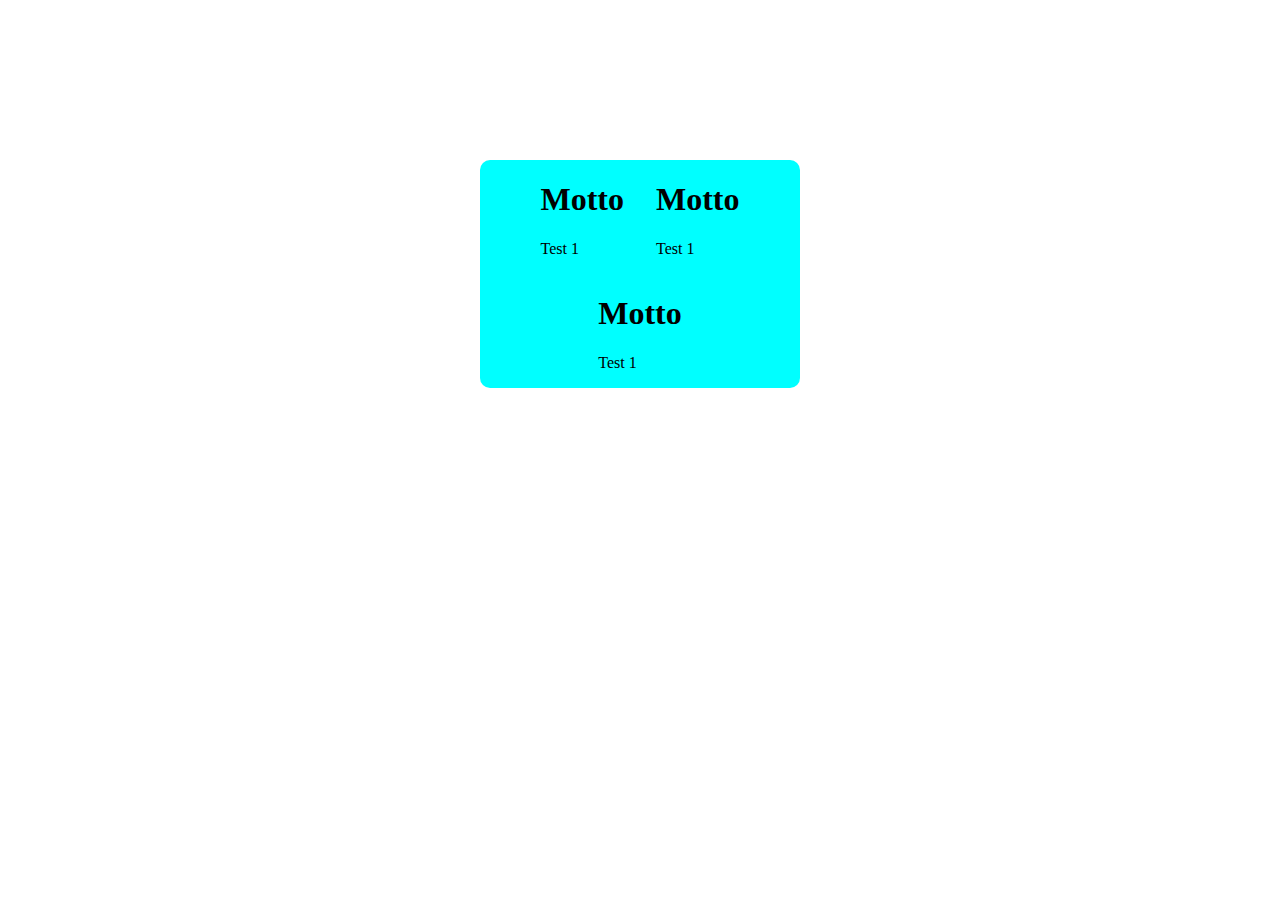
<file: LKPD 1/card/index.html>
<!DOCTYPE html>
<html lang="en">
<head>
    <meta charset="UTF-8">
    <meta name="viewport" content="width=device-width, initial-scale=1.0">
    <title>Card</title>
    <link rel="stylesheet" href="style.css">
</head>
<body>
    <div class="container">
        <div class="card">
            <div>
                <h1>Motto</h1>
                <p>Test 1</p>
            </div>
            <div>
                <h1>Motto</h1>
                <p>Test 1</p>
            </div>
        </div>
        <div class="card1">
            <h1>Motto</h1>
            <p>Test 1</p>
        </div>
    </div>
</body>
</html>
</file>
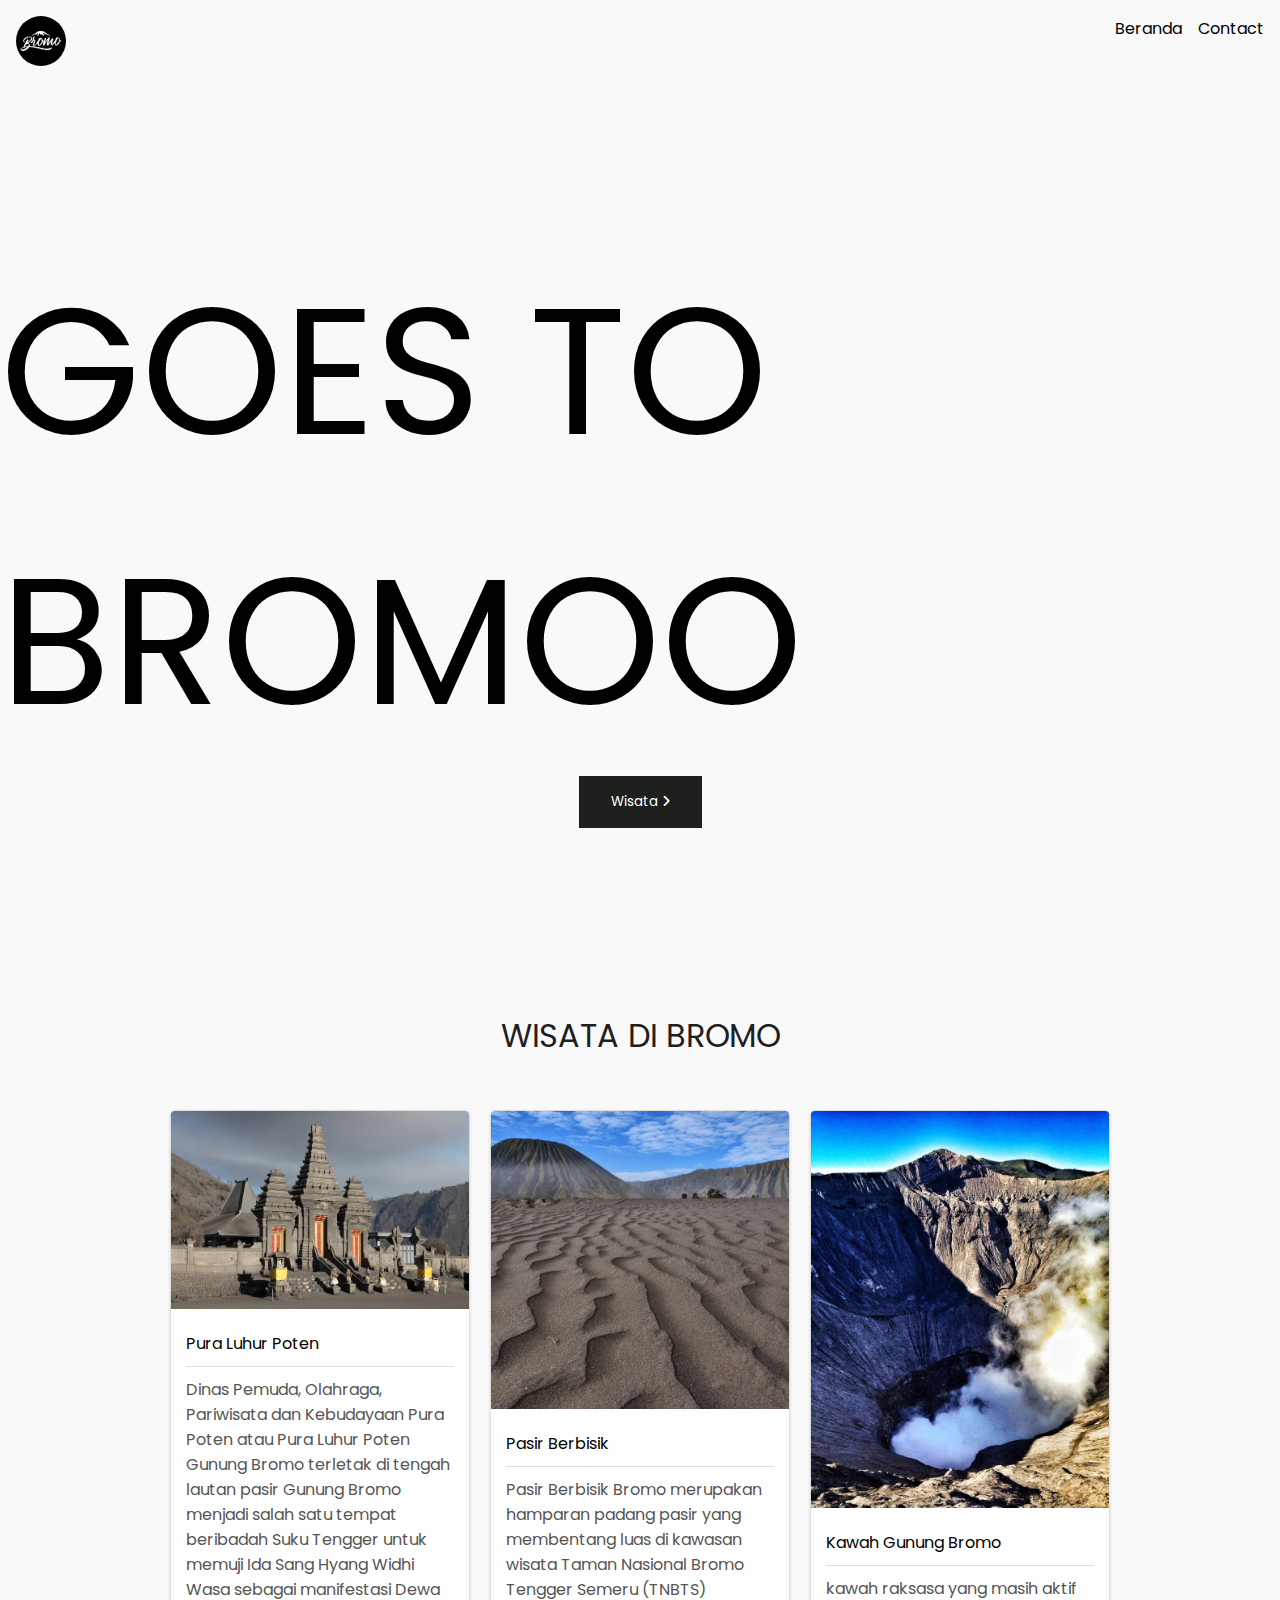
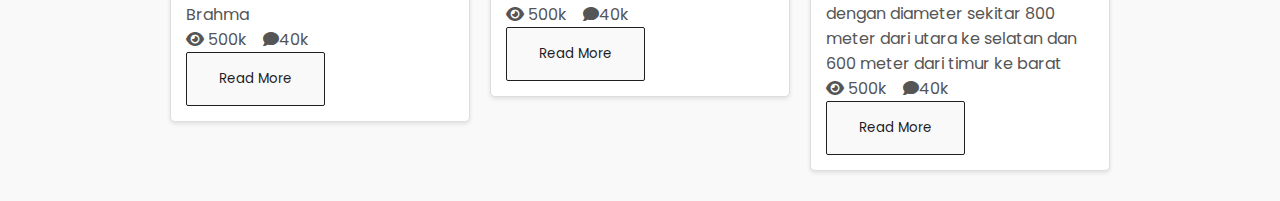
<file: LKPD 1/landingPage/index.html>
<!DOCTYPE html>
<html lang="en">
<head>
    <meta charset="UTF-8">
    <meta name="viewport" content="width=device-width, initial-scale=1.0">
    <title></title>
    <link rel="stylesheet" href="style.css">
    <link rel="icon" type="img/logoBromo.jpg" href="img/logoBromo.jpg">
    <link rel="stylesheet" href="https://cdnjs.cloudflare.com/ajax/libs/font-awesome/6.6.0/css/all.min.css">
</head>
<body>
    <nav class="container">
        <div class="logo">
            <img src="img/logoBromo.jpg" alt="" class="imgLogo">
        </div>
            <ul>
                <li><a href="">Beranda</a></li>
                <li><a href="">Contact</a></li>
            </ul>
    </nav>
    <section>
        <div class="container-text">
            <div class="title">
                <h1>GOES TO BROMOO</h1>
            </div>
                <a href="#wisata"><button class="myBtn">Wisata <i class="fa-solid fa-angle-right"></i></button></a>
        </div>
    </section>
    <div class="wisataTitle">
        <h1>WISATA DI BROMO</h1>
    </div>
    <section id="wisata">
        <div class="container-card">
            <div class="card">
                <img src="img/wisata1.jpeg" alt="Avatar" style="width:100%">
                <div class="textContainer">
                    <h4><b>Pura Luhur Poten</b></h4> 
                    <hr>
                    <p>
                        Dinas Pemuda, Olahraga, Pariwisata dan Kebudayaan
                        Pura Poten atau Pura Luhur Poten Gunung Bromo terletak di tengah lautan pasir Gunung Bromo menjadi salah satu tempat beribadah Suku Tengger untuk memuji Ida Sang Hyang Widhi Wasa sebagai manifestasi Dewa Brahma 
                    </p> 
                    <div class="icon">
                        <p><i class="fa-solid fa-eye"></i> 500k</p>
                        <p><i class="fa-solid fa-comment"></i>40k</p>
                    </div>
                    <button class="btnNew">Read More</button>
                </div>
            </div>
        </div>

        <div class="container-card">
            <div class="card">
                <img src="img/wisata2.jpeg" alt="Avatar" style="width:100%">
                <div class="textContainer">
                    <h4><b>Pasir Berbisik</b></h4> 
                    <hr>
                    <p>Pasir Berbisik Bromo merupakan hamparan padang pasir yang membentang luas di kawasan wisata Taman Nasional Bromo Tengger Semeru (TNBTS)</p> 
                    <div class="icon">
                        <p><i class="fa-solid fa-eye"></i> 500k</p>
                        <p><i class="fa-solid fa-comment"></i>40k</p>
                    </div>
                    <button class="btnNew">Read More</button>
                </div>
            </div>
        </div>

        <div class="container-card">
            <div class="card">
                <img src="img/wisata3.jpeg" alt="Avatar" style="width:100%">
                <div class="textContainer">
                    <h4><b>Kawah Gunung Bromo</b></h4> 
                    <hr>
                    <p>kawah raksasa yang masih aktif dengan diameter sekitar 800 meter dari utara ke selatan dan 600 meter dari timur ke barat</p> 
                    <div class="icon">
                        <p><i class="fa-solid fa-eye"></i> 500k</p>
                        <p><i class="fa-solid fa-comment"></i>40k</p>
                    </div>
                    <button class="btnNew">Read More</button>
                </div>
            </div>
        </div>
    </section>
</body>
</html>
</file>
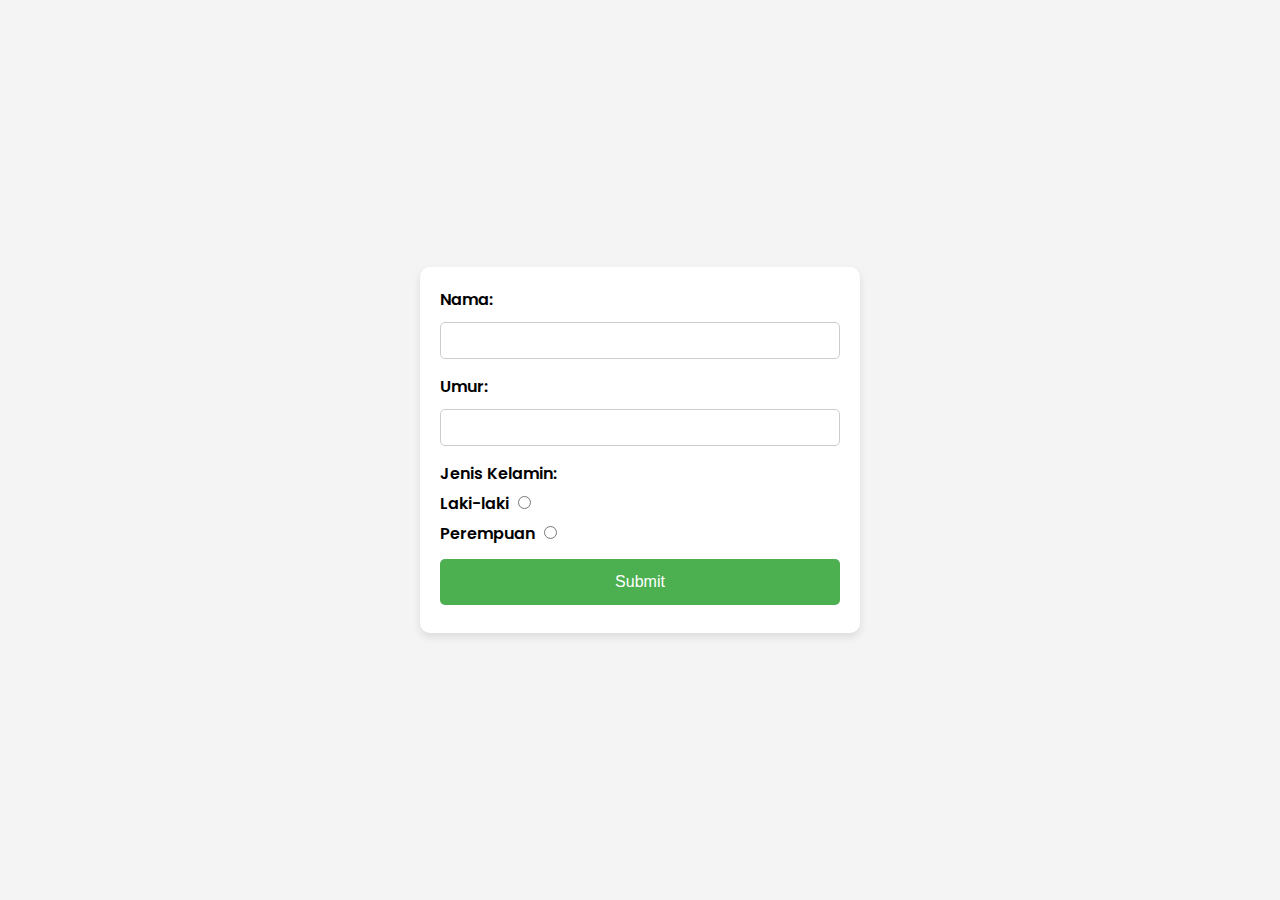
<file: LKPD 1/munculAlert/index.html>
<!DOCTYPE html>
<html lang="en">
<head>
    <meta charset="UTF-8">
    <meta name="viewport" content="width=device-width, initial-scale=1.0">
    <title>Form Example</title>
    <link rel="stylesheet" href="style.css">
</head>
<body onload="timer()">
    <form id="myForm">
        <label for="nama">Nama:</label>
        <input type="text" id="nama" name="nama">
        
        <label for="umur">Umur:</label>
        <input type="number" id="umur" name="umur">
        
        <label>Jenis Kelamin:</label>
        <label for="male">Laki-laki <input type="radio" id="male" name="gender" value="Laki-laki"></label>
        <label for="female">Perempuan <input type="radio" id="female" name="gender" value="Perempuan"></label>
        <button id="btnSubmit">Submit</button>
        <div id="result"></div>
    </form>
    <script src="script.js"></script>
</body>
</html>
</file>
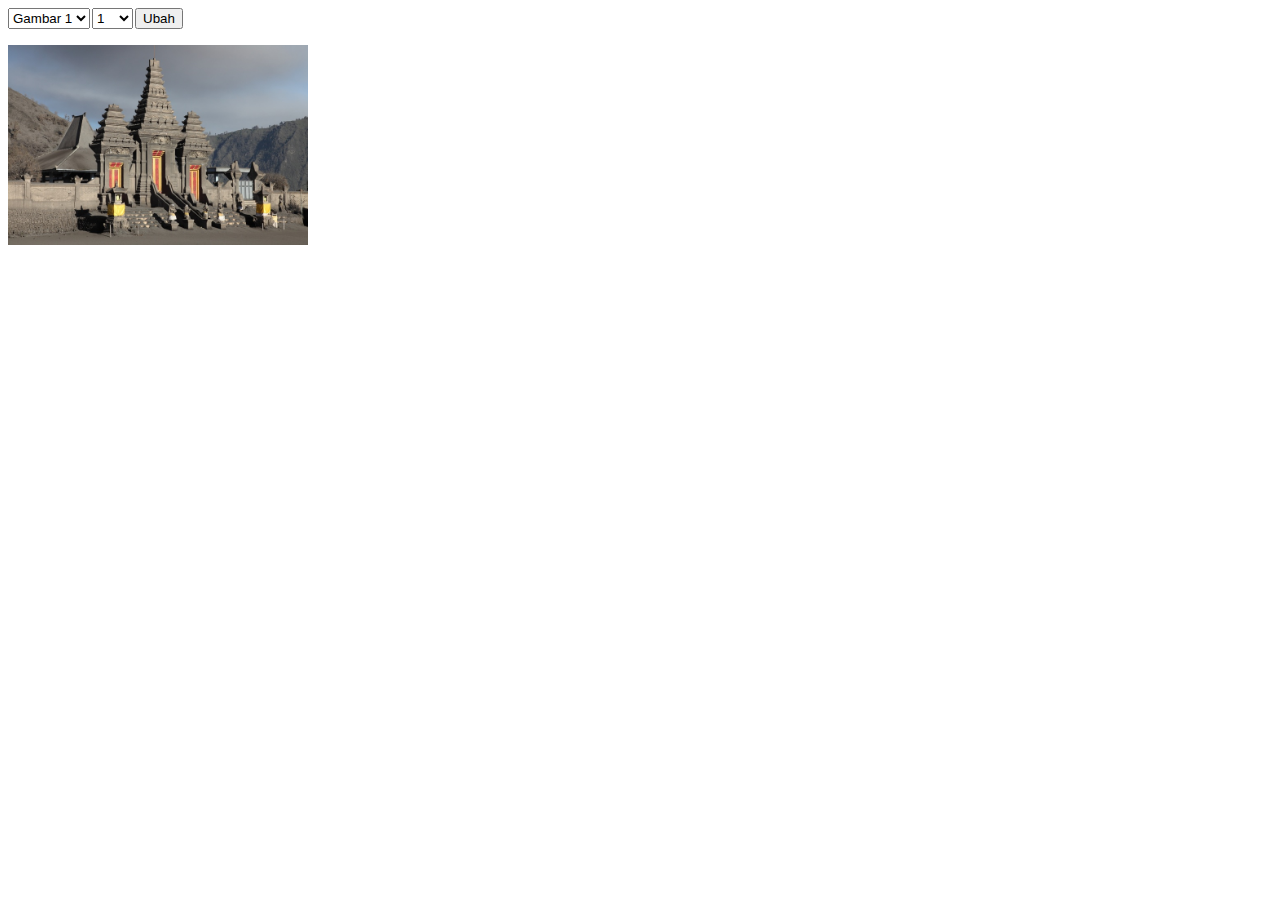
<file: LKPD 1/opacity/index.html>
<!DOCTYPE html>
<html lang="en">
<head>
    <meta charset="UTF-8">
    <meta name="viewport" content="width=device-width, initial-scale=1.0">
    <title>opacity</title>
    <link rel="stylesheet" href="style.css">
</head>
<body>
<div class="container">
    <select id="imageSelect">
        <option value="img/wisata1.jpeg">Gambar 1</option>
        <option value="img/wisata2.jpeg">Gambar 2</option>
        <option value="img/wisata3.jpeg">Gambar 3</option>
    </select>

    <select id="opacitySelect">
        <option value="1">1</option>
        <option value="0.5">0.5</option>
        <option value="0.3">0.3</option>
    </select>
    <input type="submit" value="Ubah" id="submitBtn">
</div>
    <img id="imageDisplay" src="img/wisata1.jpeg" alt="Selected Image" style="opacity: 1; width: 300px;">
    <script src="script.js"></script>
</body>
</html>
</file>
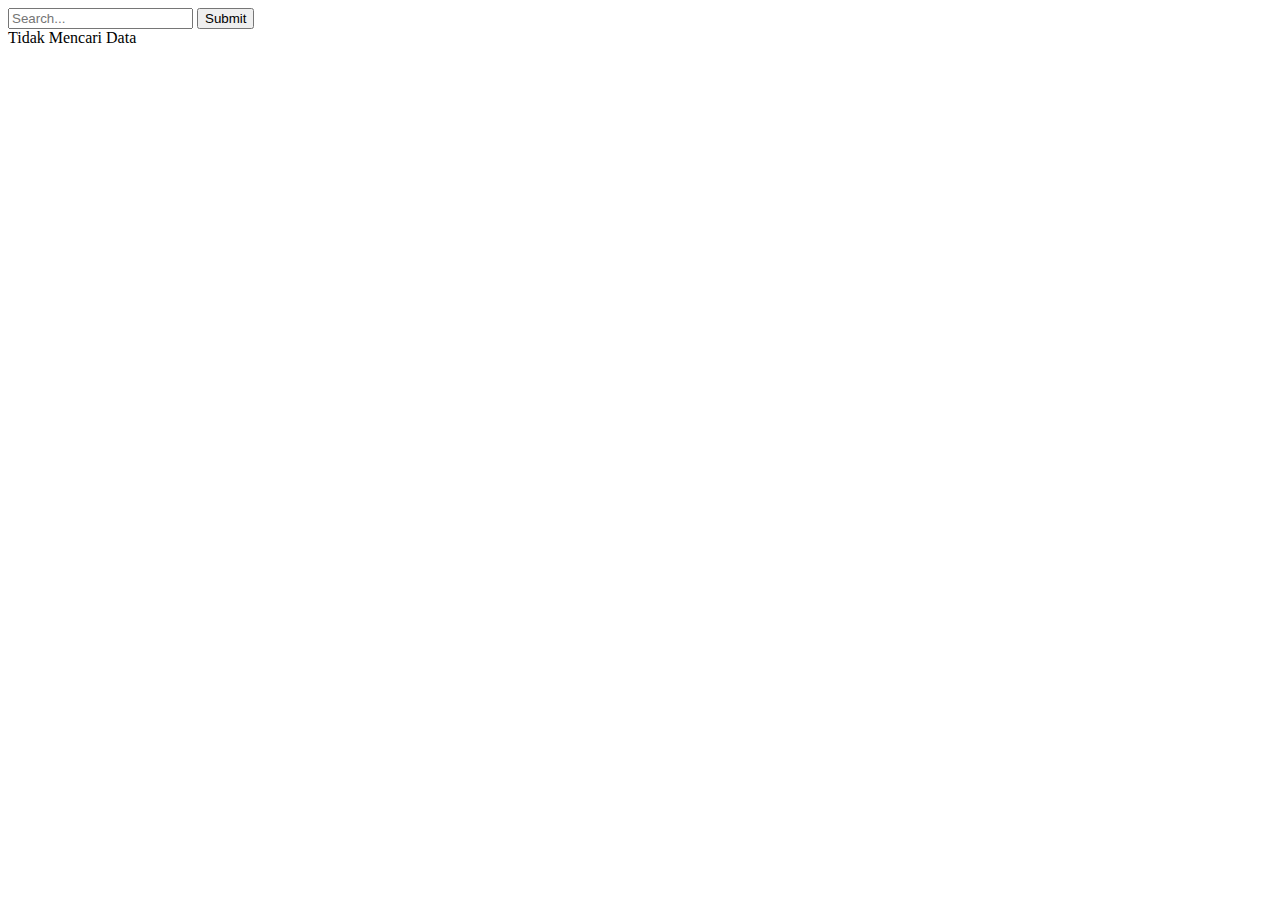
<file: LKPD 1/search/index.html>
<!DOCTYPE html>
<html lang="en">
<head>
    <meta charset="UTF-8">
    <meta name="viewport" content="width=device-width, initial-scale=1.0">
    <title>Search</title>
</head>
<body>
    <form id="myForm">
        <input type="text" name="query" id="query" placeholder="Search...">
        <button>Submit</button>
    </form>
    <span id="textField">Tidak Mencari Data</span>
    <script src="script.js"></script>
</body>
</html>
</file>
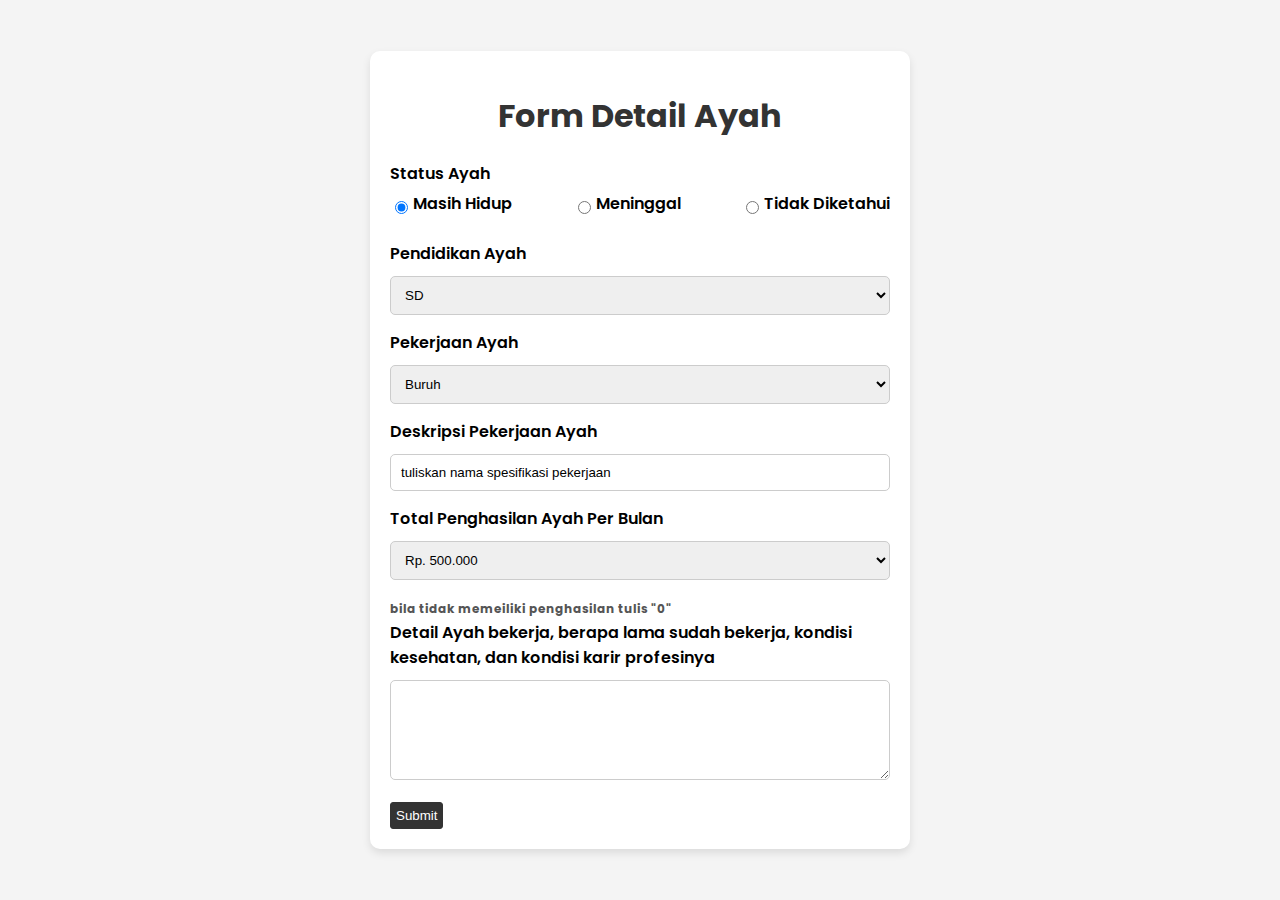
<file: LKPD 1/statusAyah/index.html>
<!DOCTYPE html>
<html lang="en">
<head>
    <meta charset="UTF-8">
    <meta name="viewport" content="width=device-width, initial-scale=1.0">
    <title>Status Ayah</title>
    <link rel="stylesheet" href="style.css">
</head>
<body>
    <form action="" id="myForm">
        <h1>Form Detail Ayah</h1>
        <label for="status">Status Ayah</label>
        <div id="status">
            <div>
                <input type="radio" id="alive" name="status" value="alive" checked />
                <label for="alive">Masih Hidup</label>
            </div>
            <div>
                <input type="radio" id="dead" name="status" value="dead" />
                <label for="dead">Meninggal</label>
            </div>
            <div>
                <input type="radio" id="unknown" name="status" value="unknown" />
                <label for="unknown">Tidak Diketahui</label>
            </div>
        </div>
        <div id="detail">
            <div id="pendidikan">
                <label for="">Pendidikan Ayah</label>
                <select name="" id="">
                    <option value="1" selected>SD</option>
                    <option value="2">SMP</option>
                    <option value="3">SMA/SMK</option>
                    <option value="4">S1</option>
                </select>
            </div>
            <div id="pekerjaan">
                <label for="">Pekerjaan Ayah</label>
                <select name="" id="">
                    <option value="1" selected>Buruh </option>
                    <option value="2">Guru</option>
                    <option value="3">PNS</option>
                    <option value="4">Nganggur</option>
                </select>
            </div>
            <div id="deskripsi">
                <label for="desk">Deskripsi Pekerjaan Ayah</label>
                <input type="text" name="desk" id="desk" value="tuliskan nama spesifikasi pekerjaan">
            </div>
            <div id="gaji">
                <label for="">Total Penghasilan Ayah Per Bulan</label>
                <select name="" id="">
                    <option value="1" selected>Rp. 500.000</option>
                    <option value="2">Rp. 1.000.000</option>
                    <option value="3">Rp. 1.500.000</option>
                    <option value="4">Rp. 2.000.000</option>
                </select>
                <span><b>bila tidak memeiliki penghasilan tulis "0"</b></span>
            </div>
            <div id="deskPekerjaan">
                <label for="">Detail Ayah bekerja, berapa lama sudah bekerja, kondisi kesehatan, dan kondisi karir profesinya</label>
                <textarea name="" id=""></textarea>
            </div>
        </div>
        <input id="submitBtn" type="submit" value="Submit" onsubmit="updateForm()">
    </form>
    <script src="script.js"></script>
</body>
</html>
</file>
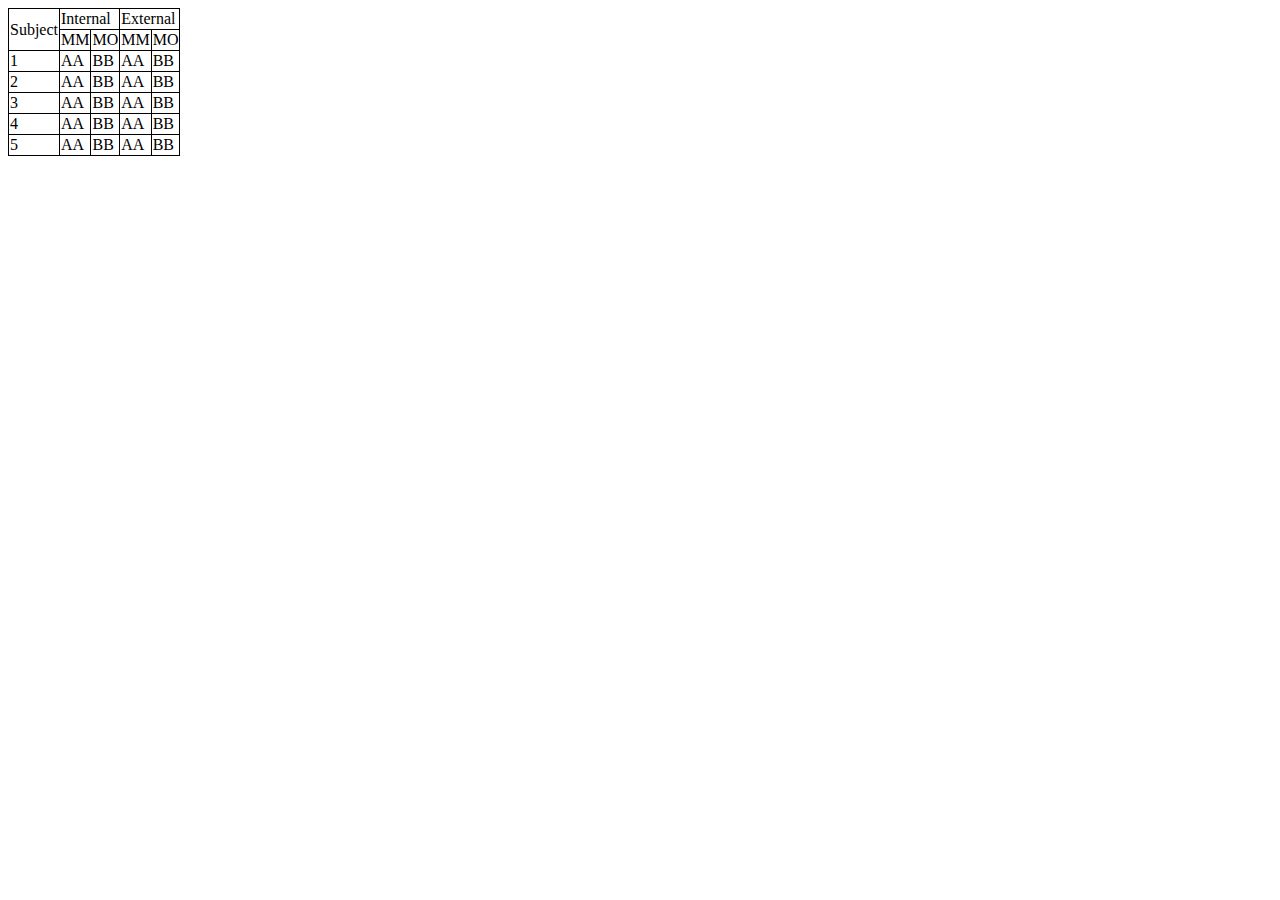
<file: LKPD 1/table 1/index.html>
<!DOCTYPE html>
<html lang="en">
<head>
    <meta charset="UTF-8">
    <meta name="viewport" content="width=device-width, initial-scale=1.0">
    <title>Table</title>
    <link rel="stylesheet" href="style.css">
</head>
<body>
    <table>
        <thead>
            <tr>
                <td rowspan="2">Subject</td>
                <td colspan="2">Internal</td>
                <td colspan="2">External</td>
            </tr>
            <tr>
                <td>MM</td>
                <td>MO</td>
                <td>MM</td>
                <td>MO</td>
            </tr>
            <tr>
            </tr>
            <tr>
                <td>1</td>
                <td>AA</td>
                <td>BB</td>
                <td>AA</td>
                <td>BB</td>
            </tr>
            <tr>
                <td>2</td>
                <td>AA</td>
                <td>BB</td>
                <td>AA</td>
                <td>BB</td>
            </tr>
            <tr>
                <td>3</td>
                <td>AA</td>
                <td>BB</td>
                <td>AA</td>
                <td>BB</td>
            </tr>
            <tr>
                <td>4</td>
                <td>AA</td>
                <td>BB</td>
                <td>AA</td>
                <td>BB</td>
            </tr>
                <td>5</td>
                <td>AA</td>
                <td>BB</td>
                <td>AA</td>
                <td>BB</td>
            </tr>
        </thead>
    </table>
</body>
</html>
</file>
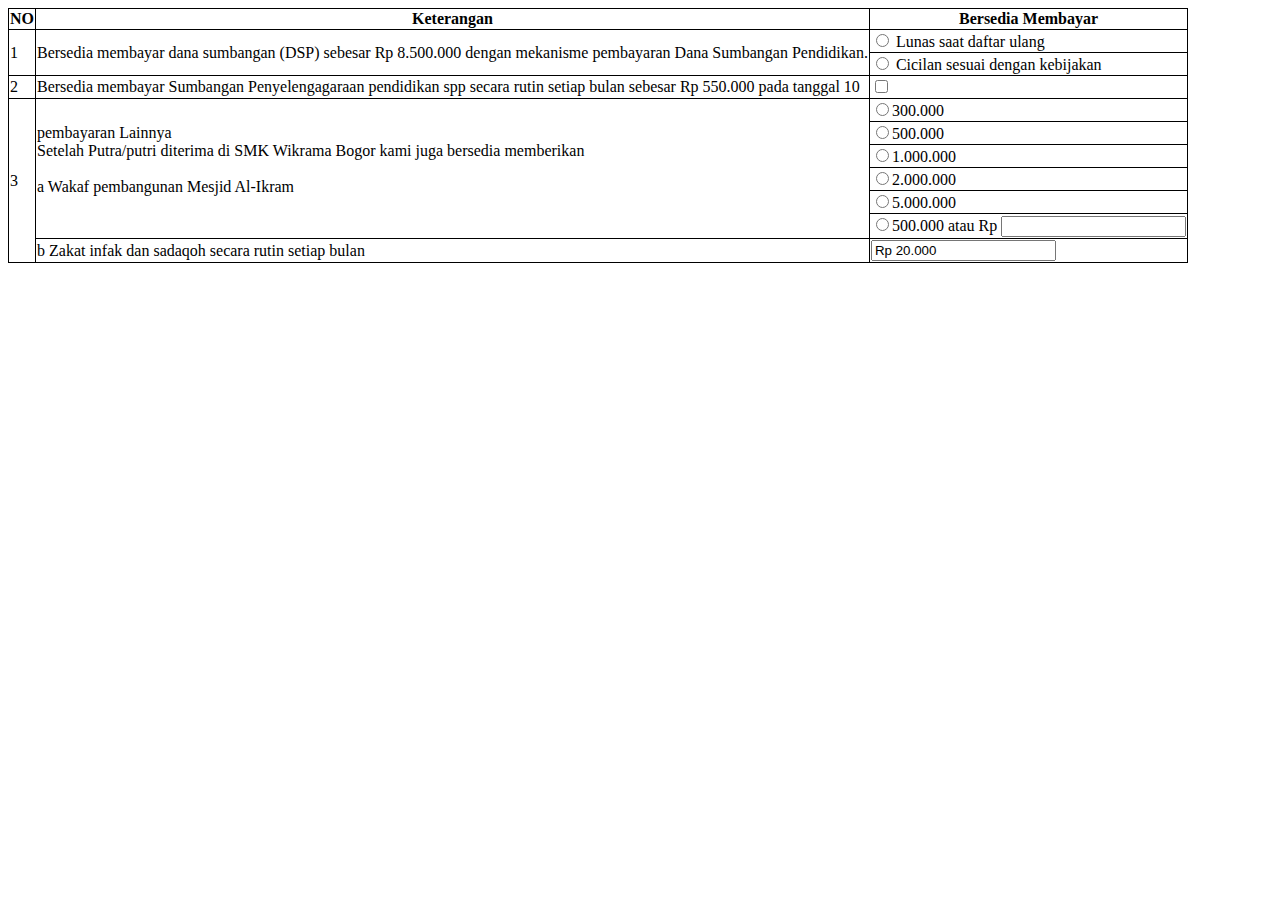
<file: LKPD 1/table/index.html>
<!DOCTYPE html>
<html lang="en">
<head>
    <meta charset="UTF-8">
    <meta name="viewport" content="width=device-width, initial-scale=1.0">
    <title>Document</title>
    <link rel="stylesheet" href="style.css">
</head>
<body>
    <table border="1px">
        <tr>
            <th>NO</th>
            <th>Keterangan</th>
            <th>Bersedia Membayar</th>
        </tr>
        <tr>
            <td rowspan="2">1</td>
            <td rowspan="2">Bersedia membayar dana sumbangan (DSP) sebesar Rp 8.500.000 dengan mekanisme pembayaran Dana Sumbangan Pendidikan.</td>
            <td>
                <input type="radio" id="Lunas1">
                <label for="Lunas1">Lunas saat daftar ulang</label>
            </td>
        </tr>
        <tr>
            <td>
                <input type="radio" id="Cicilan">
                <label for="Cicilan">Cicilan sesuai dengan kebijakan</label>
            </td>
        </tr>

        <tr>
            <td>2</td>
            <td>Bersedia membayar Sumbangan Penyelengagaraan pendidikan spp secara rutin setiap bulan sebesar Rp 550.000 pada tanggal 10 </td>
            <td><input type="checkbox"></td>
        </tr>

        <tr>
            <td rowspan="7">3</td>
            <td rowspan="6">pembayaran Lainnya <br>
                Setelah Putra/putri diterima di SMK Wikrama Bogor kami juga bersedia memberikan 
                <br>
                <br>
                a Wakaf pembangunan Mesjid Al-Ikram
                <br>
                <br>
            </td>
            <td><input type="radio" name="" id="">300.000</td>
        </tr>
        <tr>
            <td><input type="radio" name="" id="">500.000</td>
        </tr>
        <tr>
            <td><input type="radio" name="" id="">1.000.000</td>
        </tr>
        <tr>
            <td><input type="radio" name="" id="">2.000.000</td>
        </tr>
        <tr>
            <td><input type="radio" name="" id="">5.000.000</td>
        </tr>
        <tr>
            <td><input type="radio" name="" id="">500.000 atau Rp <input type="text"></td>
        </tr>
        <tr>
            <td>b Zakat infak dan sadaqoh secara rutin setiap bulan</td>
            <td><input type="text" value="Rp 20.000"></td>
        </tr>
    </table>
</body>
</html>
</file>
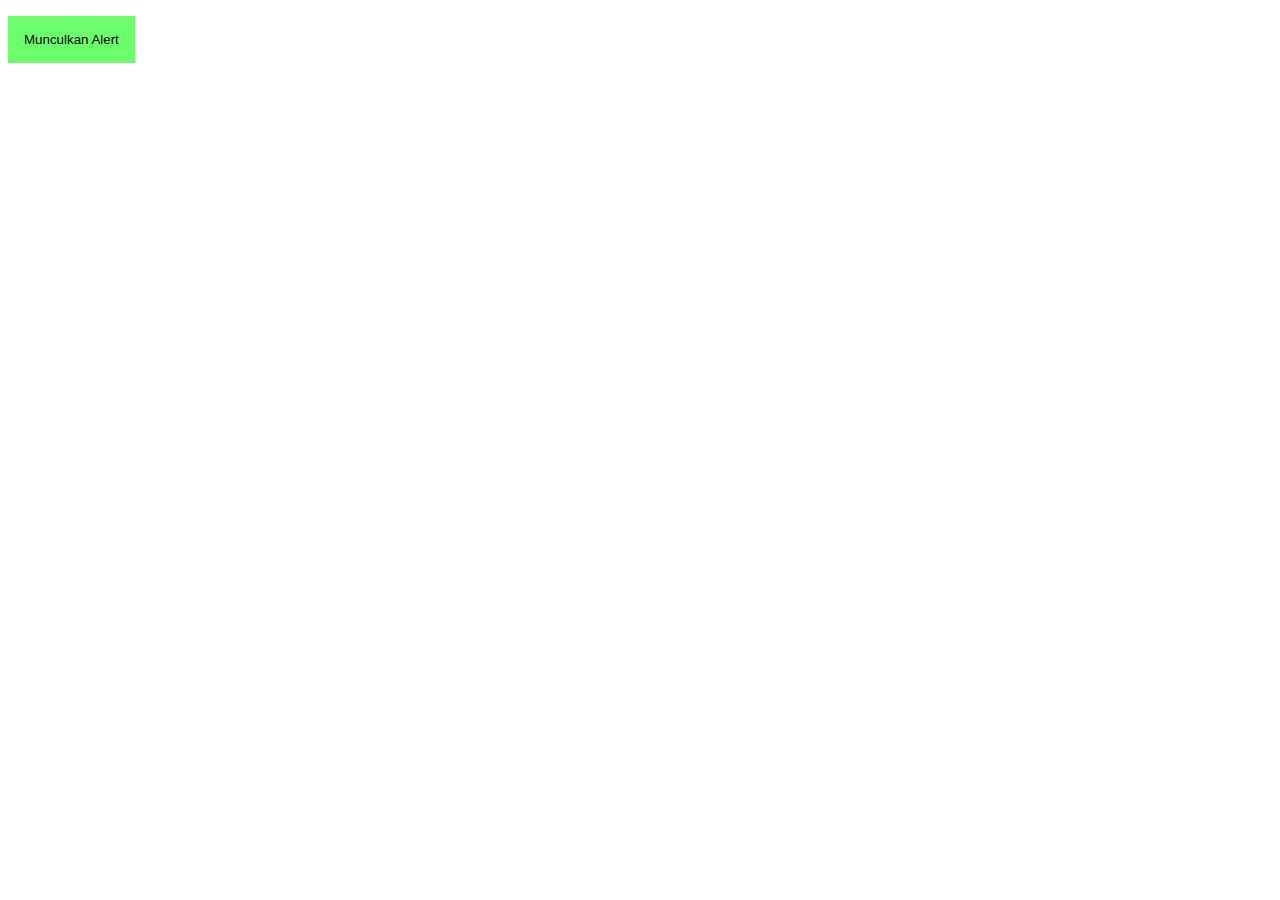
<file: LKPD 1/alert/alert.html>
<!DOCTYPE html>
<html lang="en">
<head>
    <meta charset="UTF-8">
    <meta name="viewport" content="width=device-width, initial-scale=1.0">
    <title>Alert</title>
    <link rel="stylesheet" href="alert.css">
</head>
<body>
    <div id="countdown">
        <p>
            <span id="message" style="display: none;">Danger! Alert akan tertutup dalam </span>
            <span id="count" style="display: none;">5</span>
        </p>
    </div>
    <button id="myBtn">Munculkan Alert</button>
    <script src="alert.js"></script>
</body>
</html>
</file>
<file: LKPD 1/card/style.css>
.container {
    display: flex;
    background-color: aqua;
    flex-direction: column;
    justify-content: center;
    align-items: center;
    width: 20rem;
    border-radius: 10px;
    margin: 10rem auto;
}

.card {
    display: flex;
    flex-direction: row;
    gap: 2rem;
}
</file>
<file: LKPD 1/landingPage/style.css>
@import url('https://fonts.googleapis.com/css2?family=Poppins:ital,wght@0,100;0,200;0,300;0,400;0,500;0,600;0,700;0,800;0,900;1,100;1,200;1,300;1,400;1,500;1,600;1,700;1,800;1,900&display=swap');

* {
    margin: 0;
    padding: 0;
    box-sizing: border-box;
    font-family: "Poppins", sans-serif;
    font-weight: 400;
    font-style: normal;
}

body {
    background-color: #F9F9F9;
}

.imgLogo {
    height: 50px;
    width: 50px;
    border-radius: 100%;
}

.logo {
    height: 25%;
    width: 25%;
    border-radius: 100%;
    display: flex;
    gap: 2rem ;
}

nav {
    padding: 1rem;
    display: flex;
    justify-content: space-between;
    background-color: #F9F9F9;
    position: sticky;
}

ul, li, a {
    display: flex;
    gap: 1rem;
    color: black;
    list-style-type: none;
    text-decoration: none;
}

.container-text {
    display: flex;
    flex-direction: column;
    justify-content: center;
    align-items: center;
    height: 100vh;
    background-color: #F9F9F9;
    margin-bottom: 10px;
}

.myBtn{
    background-color: #1E201E;
    color: white;
    padding: 1rem 2rem;
    border: none;
    cursor: pointer;
    transition: background-color.3s ease;
}

.title {
    font-weight: bold;
    font-size: 90px;
    justify-content: center;
}

.wisataTitle {
    text-align: center;
    background-color: #F9F9F9;
    color: #1E201E;
    padding: 20px 0;
}

#wisata {
    display: flex;
    flex-wrap: wrap;
    justify-content: center;
    padding: 20px;
}

.container-card {
    margin: 10px;
    flex: 1 1 300px;
    max-width: 300px;
}

.card {
    background-color: white;
    border: 1px solid #ddd;
    border-radius: 5px;
    box-shadow: 0 2px 4px rgba(0, 0, 0, 0.1);
    overflow: hidden;
    transition: transform 0.2s;
}

.card:hover {
    transform: scale(1.05);
}

.card img {
    width: 100%;
    height: auto;
}

.textContainer {
    padding: 15px;
}

.textContainer h4 {
    margin: 0 0 10px;
}

.textContainer p {
    color: #555;
}

hr {
    border: 0;
    height: 1px;
    background: #ddd;
    margin: 10px 0;
}

.icon {
    display: flex;
    gap: 1rem;
}

.btnNew {
    background-color: #F9F9F9;
    color: #1E201E;
    padding: 1rem 2rem;
    border: none;
    cursor: pointer;
    transition: background-color.3s ease;
    border-radius: 2px;
    border: 1px solid #1E201E;
}
</file>
<file: LKPD 1/munculAlert/style.css>
@import url('https://fonts.googleapis.com/css2?family=Poppins:ital,wght@0,100;0,200;0,300;0,400;0,500;0,600;0,700;0,800;0,900&display=swap');

body {
    font-family: "Poppins", sans-serif;
    background-color: #f4f4f4;
    display: flex;
    justify-content: center;
    align-items: center;
    height: 100vh;
    margin: 0;
}

#myForm {
    background-color: #fff;
    padding: 20px;
    border-radius: 10px;
    box-shadow: 0 4px 8px rgba(0, 0, 0, 0.1);
    width: 100%;
    max-width: 400px;
}

h1 {
    text-align: center;
    color: #333;
}

label {
    font-weight: 600;
    margin-bottom: 5px;
    display: block;
}

input[type="text"], input[type="number"], select, textarea {
    width: 100%;
    padding: 10px;
    margin: 5px 0 15px 0;
    display: inline-block;
    border: 1px solid #ccc;
    border-radius: 5px;
    box-sizing: border-box;
}

input[type="radio"] {
    margin-right: 5px;
}

input[type="text"]:focus, input[type="number"]:focus, select:focus, textarea:focus {
    border-color: #4CAF50;
    outline: none;
}

button {
    width: 100%;
    background-color: #4CAF50;
    color: white;
    padding: 14px 20px;
    margin: 8px 0;
    border: none;
    border-radius: 5px;
    cursor: pointer;
    font-size: 16px;
}

button:hover {
    background-color: #45a049;
}

span {
    font-size: 12px;
    color: #555;
}

#status {
    display: flex;
    justify-content: space-between;
    margin-bottom: 15px;
}

#status div {
    display: flex;
    align-items: center;
}
</file>
<file: LKPD 1/opacity/style.css>
.container {
    display: flex;
    gap: 2px;
    margin-bottom: 1rem;
}
</file>
<file: LKPD 1/statusAyah/style.css>
@import url('https://fonts.googleapis.com/css2?family=Poppins:ital,wght@0,100;0,200;0,300;0,400;0,500;0,600;0,700;0,800;0,900&display=swap');

body {
    font-family: "Poppins", sans-serif;
    background-color: #f4f4f4;
    display: flex;
    justify-content: center;
    align-items: center;
    height: 100vh;
    margin: 0;
}

#myForm {
    background-color: #fff;
    padding: 20px;
    border-radius: 10px;
    box-shadow: 0 4px 8px rgba(0, 0, 0, 0.1);
    width: 100%;
    max-width: 500px;
}

h1 {
    text-align: center;
    color: #333;
}

label {
    font-weight: 600;
    margin-bottom: 5px;
    display: block;
}

#status {
    display: flex;
    justify-content: space-between;
    margin-bottom: 15px;
}

#status div {
    display: flex;
    align-items: center;
}

input[type="radio"] {
    margin-right: 5px;
}

input[type="text"], select, textarea {
    width: 100%;
    padding: 10px;
    margin: 5px 0 15px 0;
    display: inline-block;
    border: 1px solid #ccc;
    border-radius: 5px;
    box-sizing: border-box;
}

textarea {
    resize: vertical;
    height: 100px;
}

button {
    width: 100%;
    background-color: #4CAF50;
    color: white;
    padding: 14px 20px;
    margin: 8px 0;
    border: none;
    border-radius: 5px;
    cursor: pointer;
    font-size: 16px;
}

button:hover {
    background-color: #45a049;
}

span {
    font-size: 12px;
    color: #555;
}

#detail {
    margin-top: 20px;
}

#submitBtn {
    border: 1px solid #333;
    background-color: #333;
    color: white;
    border-radius: 3px;
    padding: 5px;
}
</file>
<file: LKPD 1/table 1/style.css>
table, thead, tr, th, td {
    border: 1px solid black;
    border-collapse: collapse;
}
</file>
<file: LKPD 1/table/style.css>
table {
    border: 1px solid  black;
    border-collapse: collapse;
}
</file>
<file: LKPD 1/alert/alert.css>
#myBtn {
    background-color: rgb(108, 255, 108);
    border: none;
    padding: 1rem;
    cursor: pointer;
}

#container {
    display: flex;
    justify-content: center;
}

#count {
    padding: 1rem;
    color: white;
    font-weight: bold;
    background-color: red;
}

#message {
    margin-bottom: 1rem;
    padding: 1rem;
    color: white;
    font-weight: bold;
    background-color: red;

}
</file>
